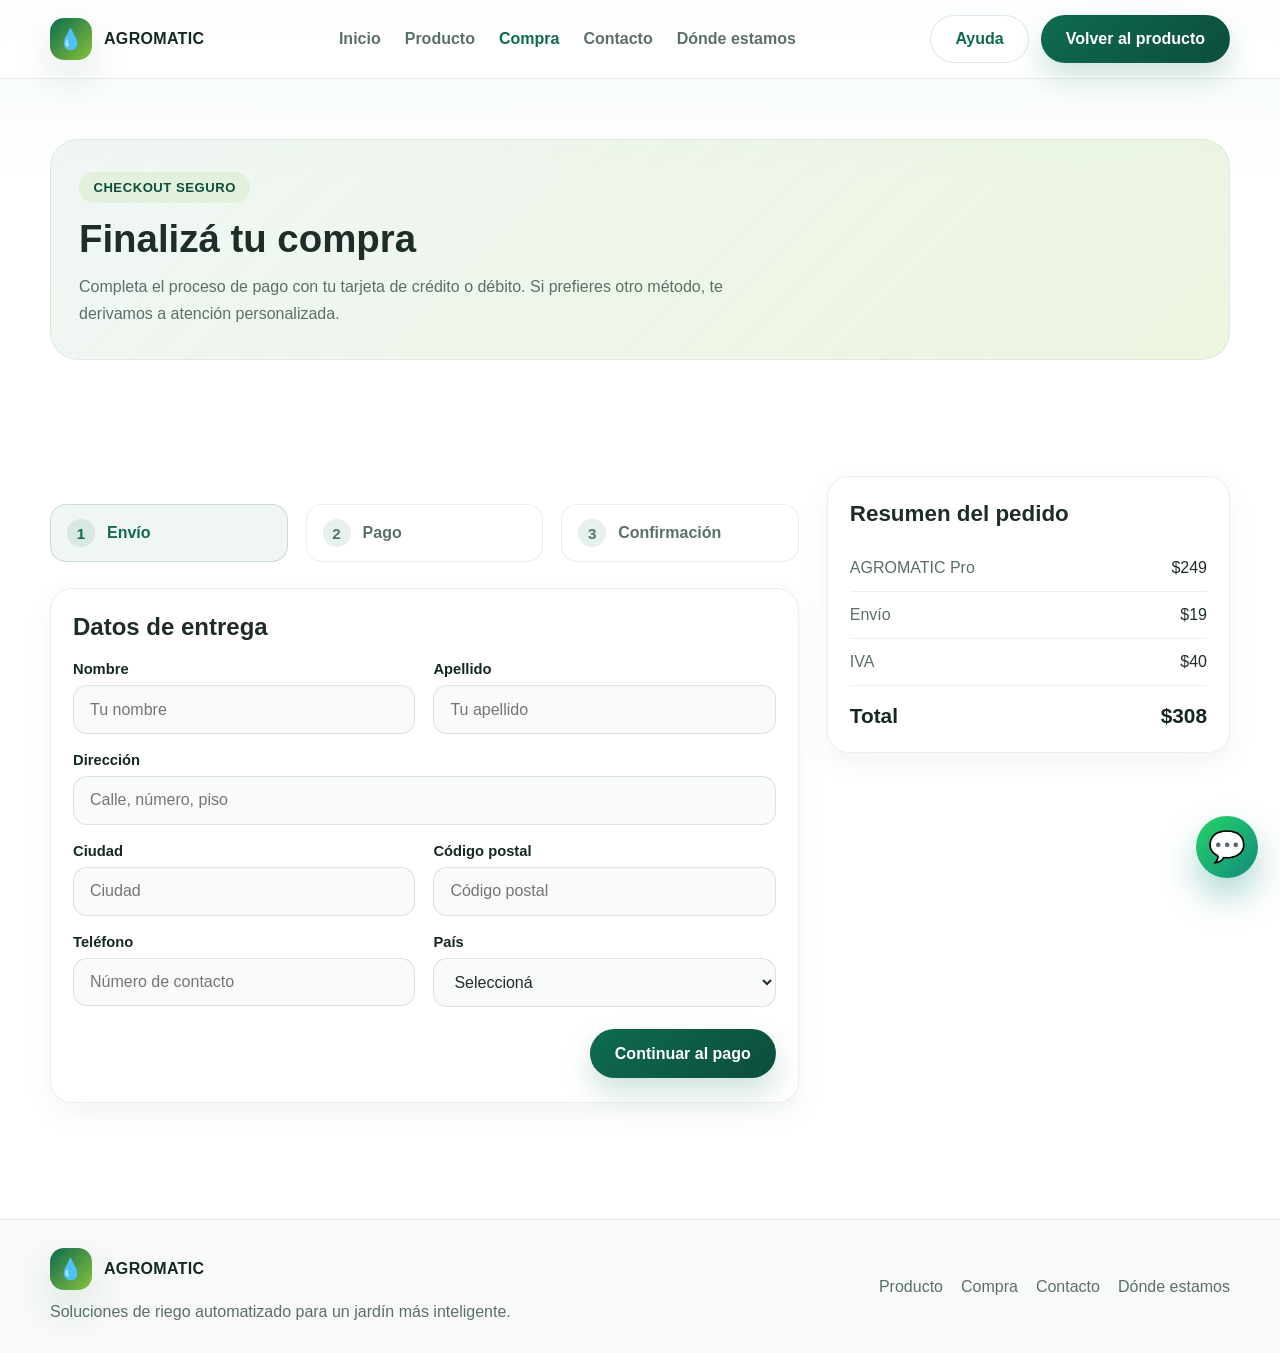
<file: compra.html>
<!DOCTYPE html>
<html lang="es">
  <head>
    <meta charset="UTF-8" />
    <meta name="viewport" content="width=device-width, initial-scale=1.0" />
    <title>AGROMATIC | Compra</title>
    <link rel="stylesheet" href="assets/css/styles.css" />
  </head>
  <body>
    <header class="site-header">
      <div class="container navbar">
        <a class="brand" href="index.html" aria-label="AGROMATIC inicio">
          <span class="brand-mark">💧</span>
          <span>AGROMATIC</span>
        </a>

        <nav class="nav-menu" aria-label="Navegación principal">
          <a href="index.html">Inicio</a>
          <a href="producto.html">Producto</a>
          <a href="compra.html" class="active">Compra</a>
          <a href="contacto.html">Contacto</a>
          <a href="donde-estamos.html">Dónde estamos</a>
        </nav>

        <div class="nav-actions">
          <a class="btn btn-secondary" href="contacto.html">Ayuda</a>
          <a class="btn btn-primary" href="producto.html">Volver al producto</a>
        </div>

        <button class="mobile-toggle" aria-label="Abrir menú">☰</button>
      </div>
    </header>

    <a
      class="whatsapp-float"
      href="https://wa.me/543534135144?text=Hola%20AGROMATIC%2C%20quiero%20consultar%20sobre%20mi%20compra."
      target="_blank"
      rel="noopener"
      aria-label="Contactar por WhatsApp"
      title="Contactar por WhatsApp"
    >💬</a>

    <main>
      <section class="page-hero">
        <div class="container">
          <div class="page-hero-card">
            <span class="eyebrow">Checkout seguro</span>
            <h1>Finalizá tu compra</h1>
            <p>
              Completa el proceso de pago con tu tarjeta de crédito o débito. Si prefieres otro método, te derivamos a atención personalizada.
            </p>
          </div>
        </div>
      </section>

      <section class="section">
        <div class="container checkout-layout">
          <div>
            <div class="stepper" aria-label="Paso a paso del pago">
              <div class="step active"><span class="step-number">1</span> Envío</div>
              <div class="step"><span class="step-number">2</span> Pago</div>
              <div class="step"><span class="step-number">3</span> Confirmación</div>
            </div>

            <form id="checkout-form" class="form-card">
              <div class="checkout-step">
                <h2 style="margin-top:0;">Datos de entrega</h2>
                <div class="form-grid">
                  <div class="field">
                    <label for="nombre">Nombre</label>
                    <input id="nombre" type="text" placeholder="Tu nombre" required />
                  </div>

                  <div class="field">
                    <label for="apellido">Apellido</label>
                    <input id="apellido" type="text" placeholder="Tu apellido" required />
                  </div>

                  <div class="field full">
                    <label for="direccion">Dirección</label>
                    <input id="direccion" type="text" placeholder="Calle, número, piso" required />
                  </div>

                  <div class="field">
                    <label for="ciudad">Ciudad</label>
                    <input id="ciudad" type="text" placeholder="Ciudad" required />
                  </div>

                  <div class="field">
                    <label for="codigo-postal">Código postal</label>
                    <input id="codigo-postal" type="text" placeholder="Código postal" required />
                  </div>

                  <div class="field">
                    <label for="telefono">Teléfono</label>
                    <input id="telefono" type="tel" placeholder="Número de contacto" required />
                  </div>

                  <div class="field">
                    <label for="pais">País</label>
                    <select id="pais" required>
                      <option value="">Seleccioná</option>
                      <option>Argentina</option>
                      <option>Chile</option>
                      <option>Colombia</option>
                      <option>España</option>
                      <option>Mexico</option>
                      <option>Uruguay</option>
                    </select>
                  </div>
                </div>

                <div class="checkout-actions">
                  <button type="button" class="btn btn-primary" data-next-step>Continuar al pago</button>
                </div>
              </div>

              <div class="checkout-step" style="display:none;">
                <h2 style="margin-top:0;">Método de pago</h2>
                <div class="payment-methods">
                  <label class="payment-option">
                    <input type="radio" name="payment-method" value="card" checked />
                    <span>Tarjeta de crédito o débito</span>
                    <span class="card-pill">Visa / Mastercard</span>
                  </label>

                  <label class="payment-option">
                    <input type="radio" name="payment-method" value="transfer" />
                    <span>Transferencia bancaria</span>
                  </label>

                  <label class="payment-option">
                    <input type="radio" name="payment-method" value="cash" />
                    <span>Otro método</span>
                  </label>
                </div>

                <div id="card-fields" class="form-grid" style="margin-top: 20px;">
                  <div class="field full">
                    <label for="card-holder">Nombre del titular</label>
                    <input id="card-holder" type="text" placeholder="Como aparece en la tarjeta" required />
                  </div>

                  <div class="field full">
                    <label for="card-number">Número de tarjeta</label>
                    <input id="card-number" type="text" inputmode="numeric" placeholder="1234 5678 9012 3456" required />
                  </div>

                  <div class="field">
                    <label for="card-expiry">Vencimiento</label>
                    <input id="card-expiry" type="text" placeholder="MM/AA" required />
                  </div>

                  <div class="field">
                    <label for="card-cvc">CVC</label>
                    <input id="card-cvc" type="text" inputmode="numeric" placeholder="123" required />
                  </div>
                </div>

                <div class="checkout-actions">
                  <button type="button" class="btn btn-secondary" data-prev-step>Volver</button>
                  <button type="submit" class="btn btn-primary" data-submit-payment>Confirmar pago</button>
                </div>
              </div>

              <div class="checkout-step" style="display:none;">
                <h2 style="margin-top:0;">Pedido confirmado</h2>
                <div id="order-success" class="order-success" role="status" aria-live="polite">
                  Pedido confirmado. Tu sistema de riego AGROMATIC ya está en preparación.
                </div>
                <div class="checkout-actions">
                  <a class="btn btn-primary" href="index.html">Volver al inicio</a>
                </div>
              </div>
            </form>
          </div>

          <aside class="summary-card">
            <h3>Resumen del pedido</h3>
            <div class="summary-item">
              <span class="label">AGROMATIC Pro</span>
              <span>$249</span>
            </div>
            <div class="summary-item">
              <span class="label">Envío</span>
              <span>$19</span>
            </div>
            <div class="summary-item">
              <span class="label">IVA</span>
              <span>$40</span>
            </div>
            <div class="summary-total">
              <span>Total</span>
              <span>$308</span>
            </div>
          </aside>
        </div>
      </section>
    </main>

    <footer class="footer">
      <div class="container footer-inner">
        <div>
          <div class="brand" style="margin-bottom: 8px;">
            <span class="brand-mark">💧</span>
            <span>AGROMATIC</span>
          </div>
          <p class="footer-copy">Soluciones de riego automatizado para un jardín más inteligente.</p>
        </div>

        <div class="footer-links">
          <a href="producto.html">Producto</a>
          <a href="compra.html">Compra</a>
          <a href="contacto.html">Contacto</a>
          <a href="donde-estamos.html">Dónde estamos</a>
        </div>
      </div>
    </footer>

    <script src="assets/js/main.js"></script>
  </body>
</html>
</file>
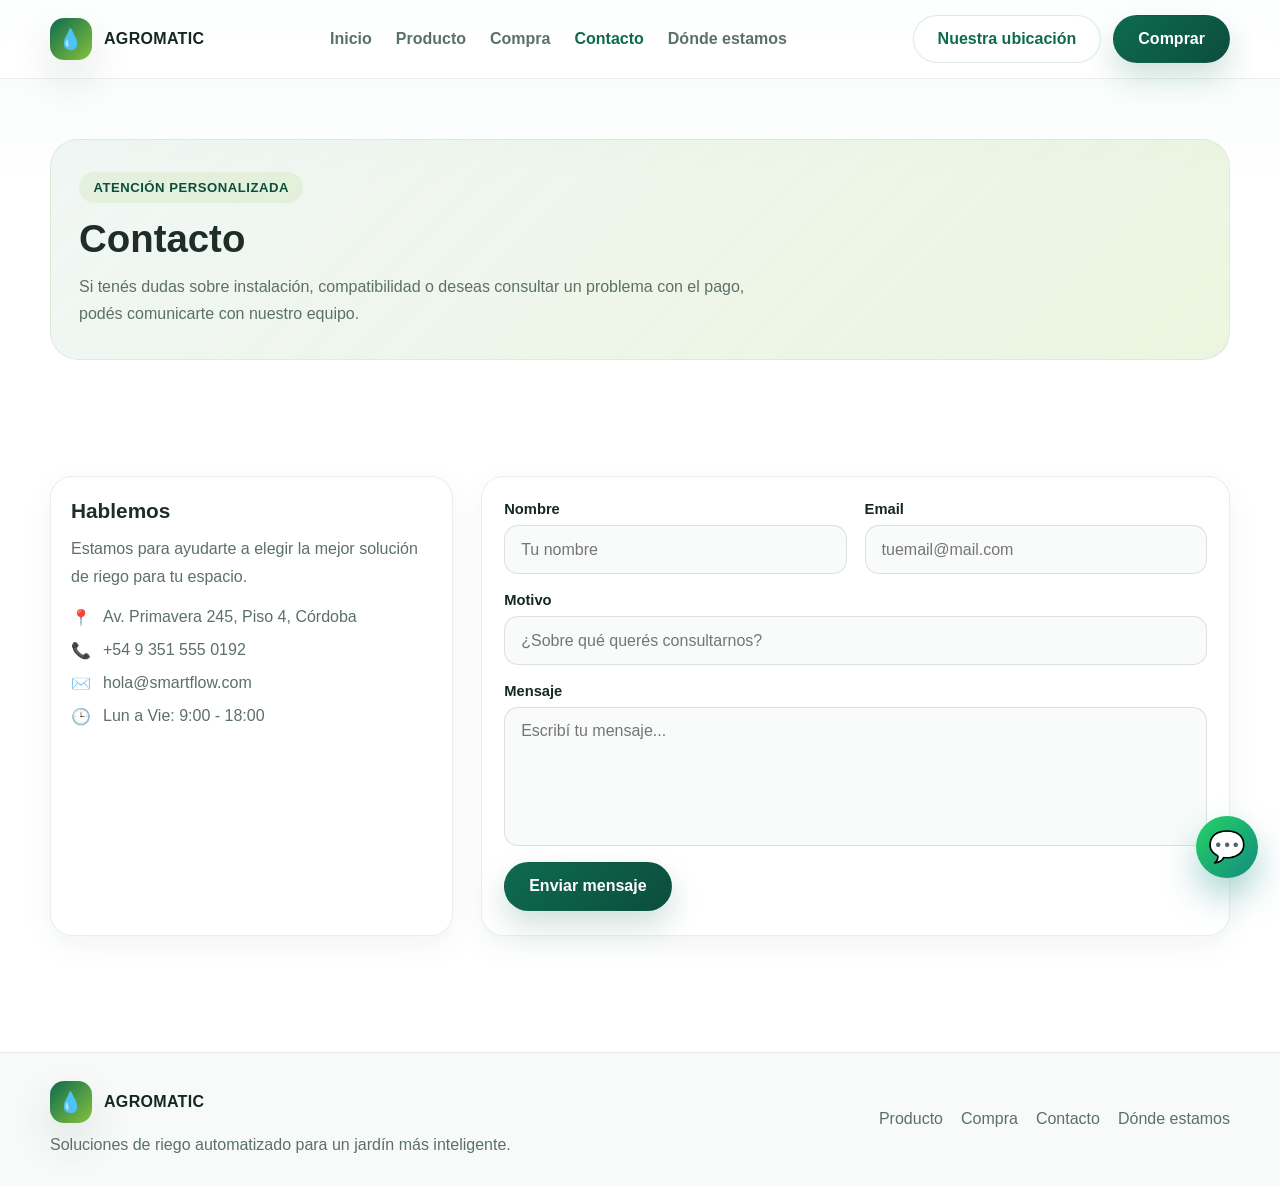
<file: contacto.html>
<!DOCTYPE html>
<html lang="es">
  <head>
    <meta charset="UTF-8" />
    <meta name="viewport" content="width=device-width, initial-scale=1.0" />
    <title>AGROMATIC | Contacto</title>
    <link rel="stylesheet" href="assets/css/styles.css" />
  </head>
  <body>
    <header class="site-header">
      <div class="container navbar">
        <a class="brand" href="index.html" aria-label="AGROMATIC inicio">
          <span class="brand-mark">💧</span>
          <span>AGROMATIC</span>
        </a>

        <nav class="nav-menu" aria-label="Navegación principal">
          <a href="index.html">Inicio</a>
          <a href="producto.html">Producto</a>
          <a href="compra.html">Compra</a>
          <a href="contacto.html" class="active">Contacto</a>
          <a href="donde-estamos.html">Dónde estamos</a>
        </nav>

        <div class="nav-actions">
          <a class="btn btn-secondary" href="donde-estamos.html">Nuestra ubicación</a>
          <a class="btn btn-primary" href="compra.html">Comprar</a>
        </div>

        <button class="mobile-toggle" aria-label="Abrir menú">☰</button>
      </div>
    </header>

    <a
      class="whatsapp-float"
      href="https://wa.me/543534135144?text=Hola%20AGROMATIC%2C%20necesito%20ayuda%20con%20el%20producto."
      target="_blank"
      rel="noopener"
      aria-label="Contactar por WhatsApp"
      title="Contactar por WhatsApp"
    >💬</a>

    <main>
      <section class="page-hero">
        <div class="container">
          <div class="page-hero-card">
            <span class="eyebrow">Atención personalizada</span>
            <h1>Contacto</h1>
            <p>
              Si tenés dudas sobre instalación, compatibilidad o deseas consultar un problema con el pago, podés comunicarte con nuestro equipo.
            </p>
          </div>
        </div>
      </section>

      <section class="section">
        <div class="container contact-layout">
          <aside class="contact-card">
            <h3>Hablemos</h3>
            <p>Estamos para ayudarte a elegir la mejor solución de riego para tu espacio.</p>

            <ul class="contact-list">
              <li><strong>📍</strong><span>Av. Primavera 245, Piso 4, Córdoba</span></li>
              <li><strong>📞</strong><span>+54 9 351 555 0192</span></li>
              <li><strong>✉️</strong><span>hola@smartflow.com</span></li>
              <li><strong>🕒</strong><span>Lun a Vie: 9:00 - 18:00</span></li>
            </ul>
          </aside>

          <div class="form-card">
            <form data-contact-form>
              <div class="form-grid">
                <div class="field">
                  <label for="contact-name">Nombre</label>
                  <input id="contact-name" type="text" placeholder="Tu nombre" required />
                </div>

                <div class="field">
                  <label for="contact-email">Email</label>
                  <input id="contact-email" type="email" placeholder="tuemail@mail.com" required />
                </div>

                <div class="field full">
                  <label for="contact-subject">Motivo</label>
                  <input id="contact-subject" type="text" placeholder="¿Sobre qué querés consultarnos?" required />
                </div>

                <div class="field full">
                  <label for="contact-message">Mensaje</label>
                  <textarea id="contact-message" rows="6" placeholder="Escribí tu mensaje..." required></textarea>
                </div>
              </div>

              <div class="checkout-actions" style="justify-content: flex-start; margin-top: 16px;">
                <button type="submit" class="btn btn-primary">Enviar mensaje</button>
              </div>

              <div class="order-success form-message" style="display:none; margin-top:20px;">
                Gracias. Un asesor se pondrá en contacto contigo en menos de 24 horas.
              </div>
            </form>
          </div>
        </div>
      </section>
    </main>

    <footer class="footer">
      <div class="container footer-inner">
        <div>
          <div class="brand" style="margin-bottom: 8px;">
            <span class="brand-mark">💧</span>
            <span>AGROMATIC</span>
          </div>
          <p class="footer-copy">Soluciones de riego automatizado para un jardín más inteligente.</p>
        </div>

        <div class="footer-links">
          <a href="producto.html">Producto</a>
          <a href="compra.html">Compra</a>
          <a href="contacto.html">Contacto</a>
          <a href="donde-estamos.html">Dónde estamos</a>
        </div>
      </div>
    </footer>

    <script src="assets/js/main.js"></script>
  </body>
</html>
</file>
<file: assets/css/styles.css>
:root {
  --primary: #0e6b4f;
  --primary-dark: #0c4d3d;
  --secondary: #86c23a;
  --accent: #e7f7ef;
  --dark: #14281f;
  --text: #1f2d28;
  --muted: #5b7068;
  --white: #ffffff;
  --border: rgba(20, 40, 31, 0.08);
  --shadow: 0 18px 40px rgba(18, 58, 47, 0.12);
  --radius: 22px;
}

* {
  box-sizing: border-box;
}

html {
  scroll-behavior: smooth;
}

body {
  margin: 0;
  font-family: "Segoe UI", Tahoma, Geneva, Verdana, sans-serif;
  background: linear-gradient(180deg, #f3fbf7 0%, #ffffff 180px);
  color: var(--text);
}

a {
  color: inherit;
  text-decoration: none;
}

.whatsapp-float {
  position: fixed;
  right: 22px;
  bottom: 22px;
  z-index: 2000;
  display: inline-flex;
  align-items: center;
  justify-content: center;
  gap: 10px;
  width: 62px;
  height: 62px;
  border-radius: 50%;
  background: linear-gradient(135deg, #25d366 0%, #128c7e 100%);
  color: var(--white);
  font-size: 1.9rem;
  box-shadow: 0 18px 35px rgba(18, 140, 126, 0.35);
  transition: transform 0.2s ease, box-shadow 0.2s ease;
}

.whatsapp-float:hover {
  transform: translateY(-2px) scale(1.02);
  box-shadow: 0 20px 40px rgba(18, 140, 126, 0.4);
}

img {
  max-width: 100%;
  display: block;
}

button, input, textarea, select {
  font: inherit;
}

.container {
  width: min(1180px, calc(100% - 32px));
  margin: 0 auto;
}

.section {
  padding: 80px 0;
}

.section-title {
  font-size: clamp(2rem, 3vw, 3rem);
  margin: 0 0 10px;
  color: var(--dark);
}

.section-subtitle {
  margin: 0 0 32px;
  font-size: 1.05rem;
  color: var(--muted);
  max-width: 700px;
}

.site-header {
  position: sticky;
  top: 0;
  z-index: 1000;
  background: rgba(255, 255, 255, 0.82);
  backdrop-filter: blur(14px);
  border-bottom: 1px solid var(--border);
}

.navbar {
  display: flex;
  align-items: center;
  justify-content: space-between;
  min-height: 78px;
  gap: 16px;
}

.brand {
  display: flex;
  align-items: center;
  gap: 12px;
  font-weight: 800;
  color: var(--dark);
  letter-spacing: 0.02em;
}

.brand-mark {
  width: 42px;
  height: 42px;
  border-radius: 14px;
  background: linear-gradient(135deg, var(--primary) 0%, var(--secondary) 100%);
  display: grid;
  place-items: center;
  color: var(--white);
  font-size: 1.25rem;
  box-shadow: var(--shadow);
}

.nav-menu {
  display: flex;
  align-items: center;
  gap: 24px;
  color: var(--text);
}

.nav-menu a {
  font-weight: 600;
  color: var(--muted);
  transition: color 0.2s ease;
}

.nav-menu a:hover,
.nav-menu a.active {
  color: var(--primary);
}

.nav-actions {
  display: flex;
  align-items: center;
  gap: 12px;
}

.btn {
  display: inline-flex;
  align-items: center;
  justify-content: center;
  gap: 10px;
  padding: 0.9rem 1.5rem;
  border-radius: 999px;
  border: 1px solid transparent;
  font-weight: 700;
  cursor: pointer;
  transition: transform 0.2s ease, box-shadow 0.2s ease, background 0.2s ease;
}

.btn:hover {
  transform: translateY(-1px);
}

.btn-primary {
  background: linear-gradient(135deg, var(--primary) 0%, var(--primary-dark) 100%);
  color: var(--white);
  box-shadow: 0 14px 30px rgba(14, 107, 79, 0.2);
}

.btn-secondary {
  background: var(--white);
  color: var(--primary);
  border-color: rgba(14, 107, 79, 0.14);
}

.btn-ghost {
  background: rgba(134, 194, 58, 0.12);
  color: var(--primary);
}

.mobile-toggle {
  display: none;
  width: 46px;
  height: 46px;
  border: 1px solid var(--border);
  background: var(--white);
  border-radius: 12px;
  font-size: 1.5rem;
  color: var(--dark);
}

.hero {
  padding: 68px 0 30px;
}

.hero-inner {
  display: grid;
  grid-template-columns: 1.1fr 0.9fr;
  align-items: center;
  gap: 40px;
}

.eyebrow {
  display: inline-flex;
  align-items: center;
  gap: 8px;
  background: rgba(134, 194, 58, 0.12);
  color: var(--primary-dark);
  padding: 0.5rem 0.9rem;
  border-radius: 999px;
  font-weight: 700;
  font-size: 0.82rem;
  letter-spacing: 0.04em;
  text-transform: uppercase;
}

.hero h1 {
  margin: 18px 0 18px;
  font-size: clamp(2.5rem, 4vw, 4.5rem);
  line-height: 1.02;
  color: var(--dark);
}

.hero h1 .highlight {
  color: var(--primary);
}

.hero-copy {
  color: var(--muted);
  font-size: 1.08rem;
  max-width: 620px;
  line-height: 1.7;
}

.hero-actions {
  display: flex;
  gap: 14px;
  margin-top: 28px;
  flex-wrap: wrap;
}

.trust-bar {
  display: flex;
  gap: 26px;
  flex-wrap: wrap;
  margin-top: 28px;
  color: var(--muted);
  font-size: 0.92rem;
}

.trust-bar span {
  display: flex;
  align-items: center;
  gap: 8px;
}

.trust-bar span::before {
  content: "";
  width: 10px;
  height: 10px;
  border-radius: 50%;
  background: var(--secondary);
  box-shadow: 0 0 0 6px rgba(134, 194, 58, 0.16);
}

.hero-visual {
  position: relative;
  background: linear-gradient(180deg, rgba(13, 108, 82, 0.06), rgba(134, 194, 58, 0.12));
  border-radius: 32px;
  padding: 20px;
  box-shadow: var(--shadow);
}

.hero-visual img {
  width: 100%;
  min-height: 500px;
  object-fit: cover;
  border-radius: 24px;
}

.stat-card {
  position: absolute;
  padding: 18px 20px;
  background: rgba(255, 255, 255, 0.92);
  border: 1px solid rgba(20, 40, 31, 0.05);
  border-radius: 18px;
  box-shadow: 0 14px 30px rgba(18, 58, 47, 0.12);
}

.stat-card.below {
  left: -12px;
  bottom: 30px;
}

.stat-card.top {
  right: -10px;
  top: 24px;
}

.stat-card strong {
  display: block;
  font-size: 1.7rem;
  color: var(--dark);
}

.stat-card span {
  color: var(--muted);
  font-size: 0.9rem;
}

.grid-3,
.grid-4 {
  display: grid;
  gap: 24px;
}

.grid-3 {
  grid-template-columns: repeat(3, minmax(0, 1fr));
}

.grid-4 {
  grid-template-columns: repeat(4, minmax(0, 1fr));
}

.feature-card,
.info-card,
.metric-card,
.plan-card,
.spec-card,
.contact-card,
.map-card,
.summary-card,
.form-card {
  background: var(--white);
  border: 1px solid var(--border);
  border-radius: var(--radius);
  box-shadow: 0 10px 30px rgba(12, 77, 61, 0.06);
}

.feature-card {
  padding: 28px 22px;
}

.icon-badge {
  width: 52px;
  height: 52px;
  border-radius: 14px;
  display: grid;
  place-items: center;
  background: linear-gradient(135deg, rgba(14, 107, 79, 0.12), rgba(134, 194, 58, 0.16));
  color: var(--primary);
  font-size: 1.5rem;
  margin-bottom: 18px;
}

.feature-card h3,
.info-card h3,
.metric-card h3,
.plan-card h3,
.spec-card h3,
.contact-card h3 {
  margin: 0 0 12px;
  font-size: 1.3rem;
}

.feature-card p,
.info-card p,
.metric-card p,
.plan-card p,
.spec-card p,
.contact-card p,
.map-card p,
.summary-card p,
.footer-copy {
  margin: 0;
  color: var(--muted);
  line-height: 1.7;
}

.showcase {
  display: grid;
  grid-template-columns: 1.1fr 0.9fr;
  align-items: center;
  gap: 36px;
}

.showcase-visual img {
  width: 100%;
  min-height: 420px;
  object-fit: cover;
  border-radius: 30px;
  box-shadow: var(--shadow);
}

.list-check {
  list-style: none;
  padding: 0;
  margin: 26px 0 0;
  display: grid;
  gap: 16px;
}

.list-check li {
  display: flex;
  align-items: flex-start;
  gap: 12px;
  color: var(--text);
  font-weight: 600;
}

.list-check li::before {
  content: "✓";
  display: inline-flex;
  align-items: center;
  justify-content: center;
  width: 24px;
  height: 24px;
  border-radius: 50%;
  background: rgba(134, 194, 58, 0.18);
  color: var(--primary);
  font-weight: 800;
  flex-shrink: 0;
}

.metrics {
  display: grid;
  grid-template-columns: repeat(3, minmax(0, 1fr));
  gap: 24px;
}

.metric-card {
  padding: 26px 22px;
}

.metric-number {
  font-size: 2.1rem;
  font-weight: 800;
  color: var(--primary-dark);
  margin-bottom: 8px;
}

.section-shell {
  background: linear-gradient(180deg, rgba(14, 107, 79, 0.04), rgba(134, 194, 58, 0.12));
  border-radius: 30px;
  padding: 56px 24px;
}

.cta-banner {
  background: linear-gradient(135deg, var(--primary) 0%, var(--primary-dark) 100%);
  border-radius: 28px;
  padding: 34px 28px;
  color: var(--white);
  display: flex;
  justify-content: space-between;
  gap: 18px;
  align-items: center;
  box-shadow: 0 18px 40px rgba(7, 53, 43, 0.2);
}

.cta-banner h3 {
  margin: 0 0 8px;
  font-size: clamp(1.7rem, 2.5vw, 2.4rem);
}

.cta-banner p {
  margin: 0;
  color: rgba(255, 255, 255, 0.78);
}

.page-hero {
  padding: 60px 0 36px;
}

.page-hero-card {
  border-radius: 28px;
  background: linear-gradient(135deg, rgba(14, 107, 79, 0.06), rgba(134, 194, 58, 0.16));
  border: 1px solid rgba(14, 107, 79, 0.08);
  padding: 32px 28px;
}

.page-hero-card h1 {
  margin: 14px 0 12px;
  font-size: clamp(2.2rem, 3vw, 3.4rem);
}

.page-hero-card p {
  color: var(--muted);
  margin: 0;
  max-width: 700px;
  line-height: 1.7;
}

.product-layout {
  display: grid;
  grid-template-columns: 1.1fr 0.9fr;
  gap: 30px;
  align-items: start;
}

.gallery-grid {
  display: grid;
  grid-template-columns: 1.2fr 0.8fr;
  gap: 14px;
}

.gallery-main img,
.gallery-thumb img {
  border-radius: 24px;
  width: 100%;
  object-fit: cover;
  box-shadow: var(--shadow);
}

.gallery-main img {
  height: 440px;
}

.gallery-thumb {
  display: grid;
  gap: 14px;
}

.gallery-thumb img {
  height: 213px;
}

.product-panel {
  padding: 28px;
}

.price-row {
  display: flex;
  align-items: center;
  gap: 10px;
  margin-bottom: 18px;
}

.price-row .price {
  font-size: 2.2rem;
  font-weight: 800;
  color: var(--dark);
}

.price-row .tag {
  padding: 0.4rem 0.7rem;
  border-radius: 999px;
  color: var(--primary);
  background: rgba(14, 107, 79, 0.08);
  font-weight: 700;
}

.product-panel p {
  color: var(--muted);
  line-height: 1.7;
}

.product-cta {
  display: flex;
  flex-wrap: wrap;
  gap: 12px;
  margin-top: 20px;
}

.spec-list {
  list-style: none;
  padding: 0;
  margin: 24px 0 0;
  display: grid;
  gap: 12px;
}

.spec-list li {
  display: flex;
  justify-content: space-between;
  gap: 12px;
  padding: 14px 0;
  border-bottom: 1px solid rgba(20, 40, 31, 0.08);
  color: var(--text);
}

.spec-list li span:first-child {
  color: var(--muted);
}

.upload-box {
  margin-top: 24px;
  padding: 20px;
  border: 1.5px dashed rgba(14, 107, 79, 0.3);
  background: rgba(14, 107, 79, 0.02);
  border-radius: 18px;
}

.upload-box label {
  display: block;
  margin-bottom: 10px;
  font-weight: 700;
}

.upload-box input[type="file"] {
  width: 100%;
  padding: 10px;
  border-radius: 12px;
  border: 1px solid var(--border);
  background: var(--white);
}

.preview-image {
  display: none;
  margin-top: 14px;
  border-radius: 18px;
  width: 100%;
  max-height: 220px;
  object-fit: cover;
}

.checkout-layout {
  display: grid;
  grid-template-columns: 1.3fr 0.7fr;
  gap: 28px;
  align-items: start;
}

.stepper {
  display: grid;
  grid-template-columns: repeat(3, minmax(0, 1fr));
  gap: 18px;
  margin: 28px 0 26px;
}

.step {
  display: flex;
  align-items: center;
  gap: 12px;
  padding: 14px 16px;
  border-radius: 16px;
  border: 1px solid var(--border);
  background: rgba(255, 255, 255, 0.7);
  color: var(--muted);
  font-weight: 700;
}

.step.active {
  background: rgba(14, 107, 79, 0.06);
  color: var(--primary);
  border-color: rgba(14, 107, 79, 0.18);
}

.step-number {
  width: 28px;
  height: 28px;
  border-radius: 50%;
  display: grid;
  place-items: center;
  background: rgba(14, 107, 79, 0.1);
  font-size: 0.95rem;
}

.form-grid {
  display: grid;
  grid-template-columns: repeat(2, minmax(0, 1fr));
  gap: 18px;
}

.field {
  display: flex;
  flex-direction: column;
  gap: 8px;
}

.field.full {
  grid-column: 1 / -1;
}

.field label {
  font-size: 0.92rem;
  font-weight: 700;
  color: var(--dark);
}

.field input,
.field select,
.field textarea {
  width: 100%;
  border: 1px solid rgba(20, 40, 31, 0.12);
  background: rgba(248, 251, 249, 0.9);
  border-radius: 14px;
  padding: 0.9rem 1rem;
  color: var(--text);
  resize: vertical;
}

.field input:focus,
.field select:focus,
.field textarea:focus {
  outline: 2px solid rgba(14, 107, 79, 0.2);
  border-color: rgba(14, 107, 79, 0.4);
}

.payment-methods {
  display: grid;
  gap: 12px;
  margin-top: 18px;
}

.payment-option {
  display: flex;
  align-items: center;
  gap: 12px;
  padding: 18px 16px;
  border: 1px solid var(--border);
  border-radius: 16px;
  background: rgba(248, 251, 249, 0.9);
  cursor: pointer;
}

.payment-option input {
  accent-color: var(--primary);
}

.card-pill {
  padding: 0.45rem 0.8rem;
  border-radius: 999px;
  background: rgba(14, 107, 79, 0.08);
  color: var(--primary);
  font-weight: 700;
  font-size: 0.8rem;
}

.summary-card {
  padding: 24px 22px;
  position: sticky;
  top: 100px;
}

.summary-card h3 {
  margin: 0 0 18px;
  font-size: 1.4rem;
}

.summary-item {
  display: flex;
  justify-content: space-between;
  gap: 12px;
  padding: 14px 0;
  border-bottom: 1px solid rgba(20, 40, 31, 0.08);
  color: var(--text);
}

.summary-item .label {
  color: var(--muted);
}

.summary-total {
  display: flex;
  justify-content: space-between;
  padding-top: 18px;
  font-size: 1.3rem;
  font-weight: 800;
  color: var(--dark);
}

.checkout-actions {
  display: flex;
  justify-content: flex-end;
  gap: 12px;
  margin-top: 22px;
}

.order-success {
  display: none;
  margin-top: 24px;
  padding: 18px 20px;
  border-radius: 16px;
  background: rgba(134, 194, 58, 0.12);
  border: 1px solid rgba(134, 194, 58, 0.25);
  color: var(--primary-dark);
  font-weight: 700;
}

.contact-layout {
  display: grid;
  grid-template-columns: 0.7fr 1.3fr;
  gap: 28px;
}

.contact-card {
  padding: 22px 20px;
}

.contact-list {
  list-style: none;
  padding: 0;
  margin: 18px 0 0;
  display: grid;
  gap: 14px;
}

.contact-list li {
  display: flex;
  align-items: center;
  gap: 12px;
  color: var(--muted);
}

.contact-list li strong {
  color: var(--dark);
}

.form-card {
  padding: 24px 22px;
}

.map-layout {
  display: grid;
  grid-template-columns: 1.2fr 0.8fr;
  gap: 28px;
  align-items: stretch;
}

.map-card {
  overflow: hidden;
}

.map-card img {
  width: 100%;
  height: 100%;
  min-height: 400px;
  object-fit: cover;
}

.location-list {
  list-style: none;
  padding: 0;
  margin: 18px 0 0;
  display: grid;
  gap: 10px;
}

.location-list li {
  color: var(--muted);
  padding: 12px 0;
  border-bottom: 1px solid rgba(20, 40, 31, 0.08);
}

.footer {
  margin-top: 36px;
  border-top: 1px solid var(--border);
  background: #f7faf8;
}

.footer-inner {
  display: flex;
  justify-content: space-between;
  align-items: center;
  gap: 18px;
  padding: 28px 0;
}

.footer-links {
  display: flex;
  gap: 18px;
  flex-wrap: wrap;
  color: var(--muted);
}

@media (max-width: 980px) {
  .hero-inner,
  .showcase,
  .product-layout,
  .checkout-layout,
  .contact-layout,
  .map-layout {
    grid-template-columns: 1fr;
  }

  .grid-4 {
    grid-template-columns: repeat(2, minmax(0, 1fr));
  }

  .hero-visual {
    order: -1;
  }

  .summary-card {
    position: static;
  }
}

@media (max-width: 720px) {
  .nav-menu {
    position: absolute;
    top: 78px;
    left: 16px;
    right: 16px;
    background: rgba(255, 255, 255, 0.97);
    border: 1px solid var(--border);
    border-radius: 18px;
    flex-direction: column;
    align-items: flex-start;
    padding: 18px 20px;
    box-shadow: var(--shadow);
    display: none;
  }

  .nav-menu.open {
    display: flex;
  }

  .nav-actions {
    display: none;
  }

  .mobile-toggle {
    display: inline-flex;
    align-items: center;
    justify-content: center;
  }

  .grid-3,
  .grid-4,
  .metrics,
  .form-grid {
    grid-template-columns: 1fr;
  }

  .cta-banner {
    flex-direction: column;
    align-items: flex-start;
  }

  .gallery-grid {
    grid-template-columns: 1fr;
  }

  .stepper {
    grid-template-columns: 1fr;
  }

  .footer-inner {
    flex-direction: column;
    align-items: flex-start;
  }
}
</file>
